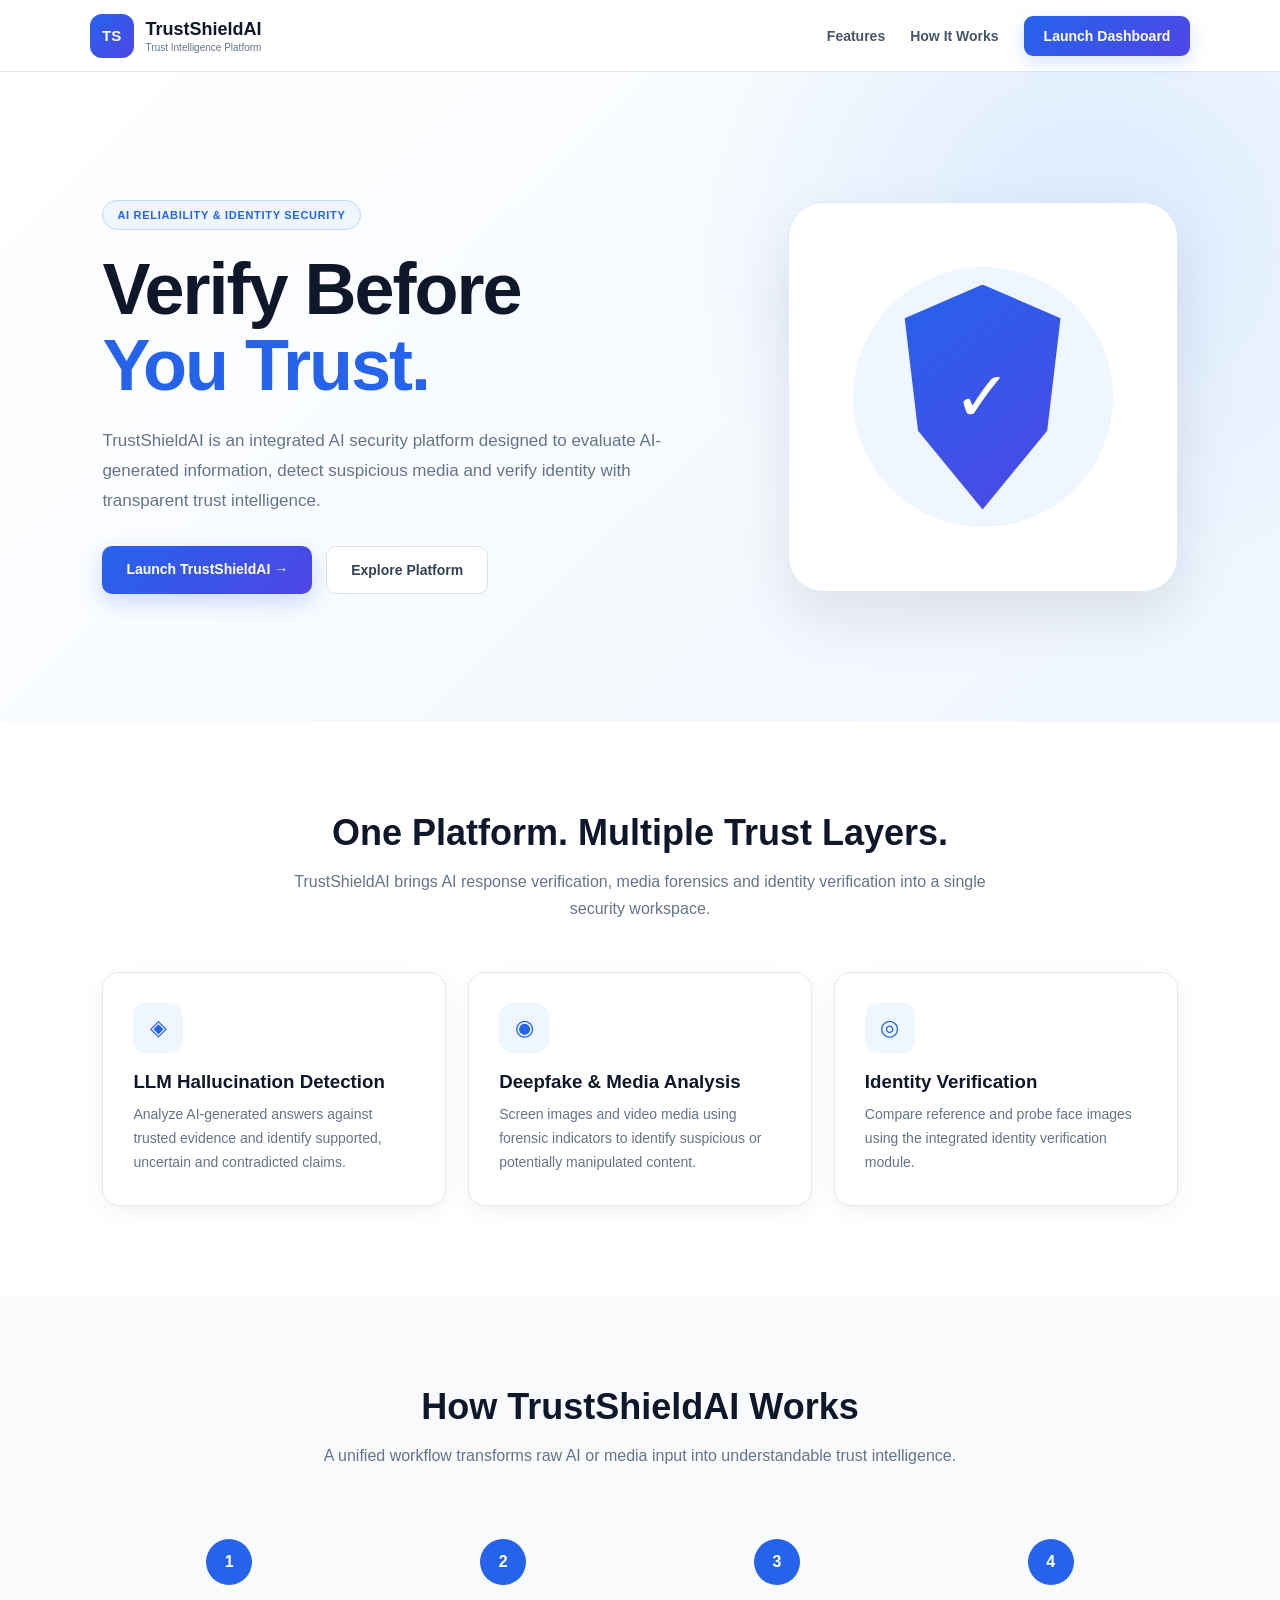
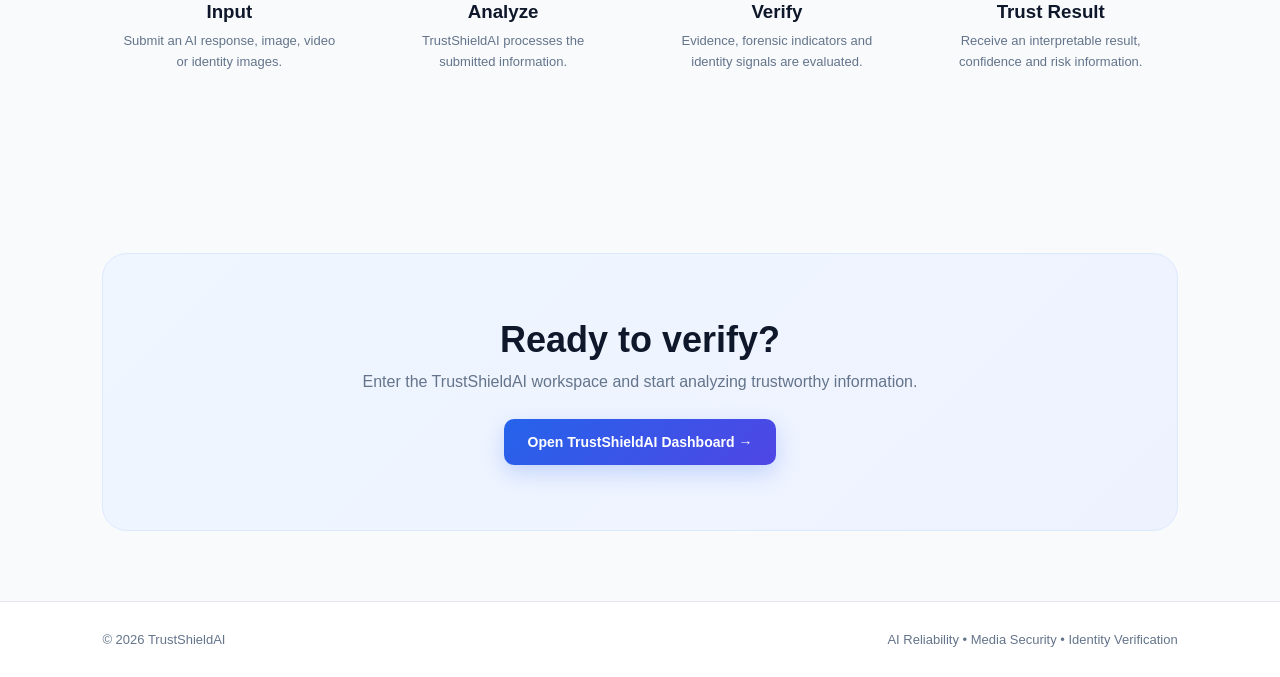
<file: backend/templates/landing.html>
<!DOCTYPE html>
<html lang="en">

<head>
    <meta charset="UTF-8">
    <meta name="viewport" content="width=device-width, initial-scale=1.0">

    <title>TrustShieldAI | Verify Before You Trust</title>

    <style>
        * {
            margin: 0;
            padding: 0;
            box-sizing: border-box;
        }

        html {
            scroll-behavior: smooth;
        }

        body {
            font-family: "Segoe UI", Arial, sans-serif;
            background: #f8fafc;
            color: #0f172a;
        }

        /* =========================
           NAVBAR
        ========================= */

        .navbar {
            height: 72px;
            width: 100%;
            background: #ffffff;
            border-bottom: 1px solid #e5e7eb;

            display: flex;
            align-items: center;
            justify-content: space-between;

            padding: 0 7%;

            position: sticky;
            top: 0;
            z-index: 1000;
        }

        .brand {
            display: flex;
            align-items: center;
            gap: 12px;
        }

        .logo {
            width: 44px;
            height: 44px;

            border-radius: 12px;

            background: linear-gradient(
                135deg,
                #2563eb,
                #4f46e5
            );

            color: white;

            display: flex;
            align-items: center;
            justify-content: center;

            font-weight: 800;
            font-size: 15px;
        }

        .brand-name {
            font-size: 18px;
            font-weight: 800;
        }

        .brand-subtitle {
            display: block;
            font-size: 10px;
            color: #64748b;
            margin-top: 2px;
        }

        .nav-links {
            display: flex;
            align-items: center;
            gap: 25px;
        }

        .nav-links a {
            text-decoration: none;
            color: #475569;
            font-size: 14px;
            font-weight: 600;
        }

        .nav-links a:hover {
            color: #2563eb;
        }

        .dashboard-btn {
            text-decoration: none !important;
            color: white !important;

            background: linear-gradient(
                135deg,
                #2563eb,
                #4f46e5
            );

            padding: 12px 20px;

            border-radius: 9px;

            font-weight: 700 !important;

            box-shadow:
                0 6px 18px rgba(
                    37,
                    99,
                    235,
                    .18
                );
        }

        /* =========================
           HERO
        ========================= */

        .hero {
            min-height: 650px;

            padding: 80px 8%;

            display: flex;
            align-items: center;
            justify-content: space-between;

            gap: 60px;

            background:
                radial-gradient(
                    circle at 85% 25%,
                    #dbeafe,
                    transparent 34%
                ),
                linear-gradient(
                    135deg,
                    #ffffff,
                    #eff6ff
                );
        }

        .hero-content {
            max-width: 650px;
        }

        .badge {
            display: inline-block;

            padding: 8px 14px;

            border-radius: 30px;

            background: #eff6ff;

            border: 1px solid #bfdbfe;

            color: #2563eb;

            font-size: 11px;

            font-weight: 800;

            letter-spacing: .7px;
        }

        .hero h1 {
            margin-top: 22px;

            font-size: clamp(
                45px,
                6vw,
                72px
            );

            line-height: 1.05;

            letter-spacing: -2px;
        }

        .hero h1 span {
            color: #2563eb;
        }

        .hero-text {
            margin-top: 23px;

            max-width: 590px;

            color: #64748b;

            font-size: 17px;

            line-height: 1.75;
        }

        .hero-buttons {
            margin-top: 30px;

            display: flex;

            gap: 14px;

            flex-wrap: wrap;
        }

        .primary {
            display: inline-block;

            text-decoration: none;

            padding: 15px 24px;

            border-radius: 10px;

            background: linear-gradient(
                135deg,
                #2563eb,
                #4f46e5
            );

            color: white;

            font-size: 14px;

            font-weight: 700;

            cursor: pointer;

            box-shadow:
                0 8px 22px
                rgba(
                    37,
                    99,
                    235,
                    .22
                );
        }

        .primary:hover {
            transform: translateY(-1px);
        }

        .secondary {
            display: inline-block;

            text-decoration: none;

            border: 1px solid #dbe1ea;

            padding: 15px 24px;

            border-radius: 10px;

            background: white;

            color: #334155;

            font-size: 14px;

            font-weight: 700;
        }

        .secondary:hover {
            background: #f8fafc;
        }

        /* =========================
           VISUAL
        ========================= */

        .visual {
            width: 390px;
            height: 390px;

            flex-shrink: 0;

            border-radius: 35px;

            background: white;

            border: 1px solid #dbeafe;

            box-shadow:
                0 25px 60px
                rgba(
                    15,
                    23,
                    42,
                    .10
                );

            display: flex;

            align-items: center;

            justify-content: center;

            position: relative;
        }

        .visual::before {
            content: "";

            position: absolute;

            width: 260px;
            height: 260px;

            border-radius: 50%;

            background: #eff6ff;
        }

        .shield {
            width: 190px;
            height: 225px;

            background:
                linear-gradient(
                    145deg,
                    #2563eb,
                    #4f46e5
                );

            clip-path:
                polygon(
                    50% 0%,
                    91% 15%,
                    84% 65%,
                    50% 100%,
                    16% 65%,
                    9% 15%
                );

            display: flex;

            align-items: center;
            justify-content: center;

            color: white;

            font-size: 70px;

            position: relative;

            z-index: 2;
        }

        /* =========================
           SECTIONS
        ========================= */

        .section {
            padding: 90px 8%;

            background: white;
        }

        .section.gray {
            background: #f8fafc;
        }

        .heading {
            text-align: center;

            max-width: 700px;

            margin: auto;
        }

        .heading h2 {
            font-size: 36px;

            margin-bottom: 14px;
        }

        .heading p {
            color: #64748b;

            line-height: 1.7;
        }

        /* =========================
           FEATURES
        ========================= */

        .features {
            margin-top: 50px;

            display: grid;

            grid-template-columns:
                repeat(3, 1fr);

            gap: 22px;
        }

        .card {
            background: white;

            border: 1px solid #e5e7eb;

            border-radius: 17px;

            padding: 30px;

            box-shadow:
                0 6px 22px
                rgba(
                    15,
                    23,
                    42,
                    .05
                );

            transition:
                transform .2s,
                box-shadow .2s;
        }

        .card:hover {
            transform: translateY(-4px);

            box-shadow:
                0 15px 35px
                rgba(
                    15,
                    23,
                    42,
                    .09
                );
        }

        .icon {
            width: 50px;
            height: 50px;

            border-radius: 13px;

            background: #eff6ff;

            color: #2563eb;

            display: flex;

            align-items: center;
            justify-content: center;

            font-size: 22px;

            margin-bottom: 18px;
        }

        .card h3 {
            margin-bottom: 10px;
        }

        .card p {
            color: #64748b;

            font-size: 14px;

            line-height: 1.7;
        }

        /* =========================
           HOW IT WORKS
        ========================= */

        .steps {
            margin-top: 50px;

            display: grid;

            grid-template-columns:
                repeat(4, 1fr);

            gap: 20px;
        }

        .step {
            text-align: center;

            padding: 20px;
        }

        .number {
            width: 46px;
            height: 46px;

            margin:
                0 auto 16px;

            border-radius: 50%;

            background: #2563eb;

            color: white;

            display: flex;

            align-items: center;
            justify-content: center;

            font-weight: 800;
        }

        .step h3 {
            margin-bottom: 8px;
        }

        .step p {
            color: #64748b;

            font-size: 13px;

            line-height: 1.6;
        }

        /* =========================
           CTA
        ========================= */

        .cta {
            margin: 70px 8%;

            padding: 65px 30px;

            text-align: center;

            border-radius: 25px;

            background:
                linear-gradient(
                    135deg,
                    #eff6ff,
                    #eef2ff
                );

            border: 1px solid #dbeafe;
        }

        .cta h2 {
            font-size: 36px;
        }

        .cta p {
            color: #64748b;

            margin:
                12px auto 28px;
        }

        /* =========================
           FOOTER
        ========================= */

        footer {
            padding: 30px 8%;

            border-top: 1px solid #e5e7eb;

            background: white;

            display: flex;

            justify-content: space-between;

            color: #64748b;

            font-size: 13px;
        }

        /* =========================
           RESPONSIVE
        ========================= */

        @media(max-width: 950px) {

            .hero {
                flex-direction: column;

                text-align: center;
            }

            .hero-text {
                margin-left: auto;
                margin-right: auto;
            }

            .hero-buttons {
                justify-content: center;
            }

            .features {
                grid-template-columns: 1fr;
            }

            .steps {
                grid-template-columns:
                    repeat(2, 1fr);
            }

            .visual {
                margin-top: 20px;
            }
        }

        @media(max-width: 650px) {

            .navbar {
                padding: 0 5%;
            }

            .nav-links a:not(
                .dashboard-btn
            ) {
                display: none;
            }

            .hero {
                padding: 60px 6%;
            }

            .visual {
                width: 290px;
                height: 290px;
            }

            .shield {
                width: 145px;
                height: 175px;
            }

            .steps {
                grid-template-columns: 1fr;
            }

            footer {
                flex-direction: column;
                gap: 10px;
            }
        }
    </style>

</head>


<body>


<!-- =====================================================
     NAVIGATION
===================================================== -->

<nav class="navbar">

    <div class="brand">

        <div class="logo">
            TS
        </div>

        <div>

            <div class="brand-name">
                TrustShieldAI
            </div>

            <span class="brand-subtitle">
                Trust Intelligence Platform
            </span>

        </div>

    </div>


    <div class="nav-links">

        <a href="#features">
            Features
        </a>

        <a href="#how">
            How It Works
        </a>

        <!-- DIRECT DASHBOARD LINK -->

        <a
            href="/dashboard"
            class="dashboard-btn"
        >
            Launch Dashboard
        </a>

    </div>

</nav>



<!-- =====================================================
     HERO
===================================================== -->

<section class="hero">

    <div class="hero-content">

        <span class="badge">
            AI RELIABILITY & IDENTITY SECURITY
        </span>


        <h1>

            Verify Before

            <br>

            <span>
                You Trust.
            </span>

        </h1>


        <p class="hero-text">

            TrustShieldAI is an integrated AI security
            platform designed to evaluate AI-generated
            information, detect suspicious media and
            verify identity with transparent trust
            intelligence.

        </p>


        <div class="hero-buttons">

            <!-- DIRECT DASHBOARD LINK -->

            <a
                href="/dashboard"
                class="primary"
            >
                Launch TrustShieldAI →
            </a>


            <a
                href="#features"
                class="secondary"
            >
                Explore Platform
            </a>

        </div>

    </div>


    <div class="visual">

        <div class="shield">
            ✓
        </div>

    </div>

</section>



<!-- =====================================================
     FEATURES
===================================================== -->

<section
    class="section"
    id="features"
>

    <div class="heading">

        <h2>
            One Platform. Multiple Trust Layers.
        </h2>

        <p>

            TrustShieldAI brings AI response
            verification, media forensics and
            identity verification into a single
            security workspace.

        </p>

    </div>


    <div class="features">


        <div class="card">

            <div class="icon">
                ◈
            </div>

            <h3>
                LLM Hallucination Detection
            </h3>

            <p>

                Analyze AI-generated answers against
                trusted evidence and identify
                supported, uncertain and contradicted
                claims.

            </p>

        </div>


        <div class="card">

            <div class="icon">
                ◉
            </div>

            <h3>
                Deepfake & Media Analysis
            </h3>

            <p>

                Screen images and video media using
                forensic indicators to identify
                suspicious or potentially manipulated
                content.

            </p>

        </div>


        <div class="card">

            <div class="icon">
                ◎
            </div>

            <h3>
                Identity Verification
            </h3>

            <p>

                Compare reference and probe face
                images using the integrated identity
                verification module.

            </p>

        </div>


    </div>

</section>



<!-- =====================================================
     HOW IT WORKS
===================================================== -->

<section
    class="section gray"
    id="how"
>

    <div class="heading">

        <h2>
            How TrustShieldAI Works
        </h2>

        <p>

            A unified workflow transforms raw AI
            or media input into understandable
            trust intelligence.

        </p>

    </div>


    <div class="steps">


        <div class="step">

            <div class="number">
                1
            </div>

            <h3>
                Input
            </h3>

            <p>
                Submit an AI response, image,
                video or identity images.
            </p>

        </div>


        <div class="step">

            <div class="number">
                2
            </div>

            <h3>
                Analyze
            </h3>

            <p>
                TrustShieldAI processes the
                submitted information.
            </p>

        </div>


        <div class="step">

            <div class="number">
                3
            </div>

            <h3>
                Verify
            </h3>

            <p>
                Evidence, forensic indicators
                and identity signals are evaluated.
            </p>

        </div>


        <div class="step">

            <div class="number">
                4
            </div>

            <h3>
                Trust Result
            </h3>

            <p>
                Receive an interpretable result,
                confidence and risk information.
            </p>

        </div>


    </div>

</section>



<!-- =====================================================
     CTA
===================================================== -->

<section class="cta">

    <h2>
        Ready to verify?
    </h2>

    <p>
        Enter the TrustShieldAI workspace
        and start analyzing trustworthy information.
    </p>


    <!-- DIRECT DASHBOARD LINK -->

    <a
        href="/dashboard"
        class="primary"
    >
        Open TrustShieldAI Dashboard →
    </a>

</section>



<!-- =====================================================
     FOOTER
===================================================== -->

<footer>

    <span>
        © 2026 TrustShieldAI
    </span>

    <span>
        AI Reliability • Media Security • Identity Verification
    </span>

</footer>


</body>

</html>
</file>
